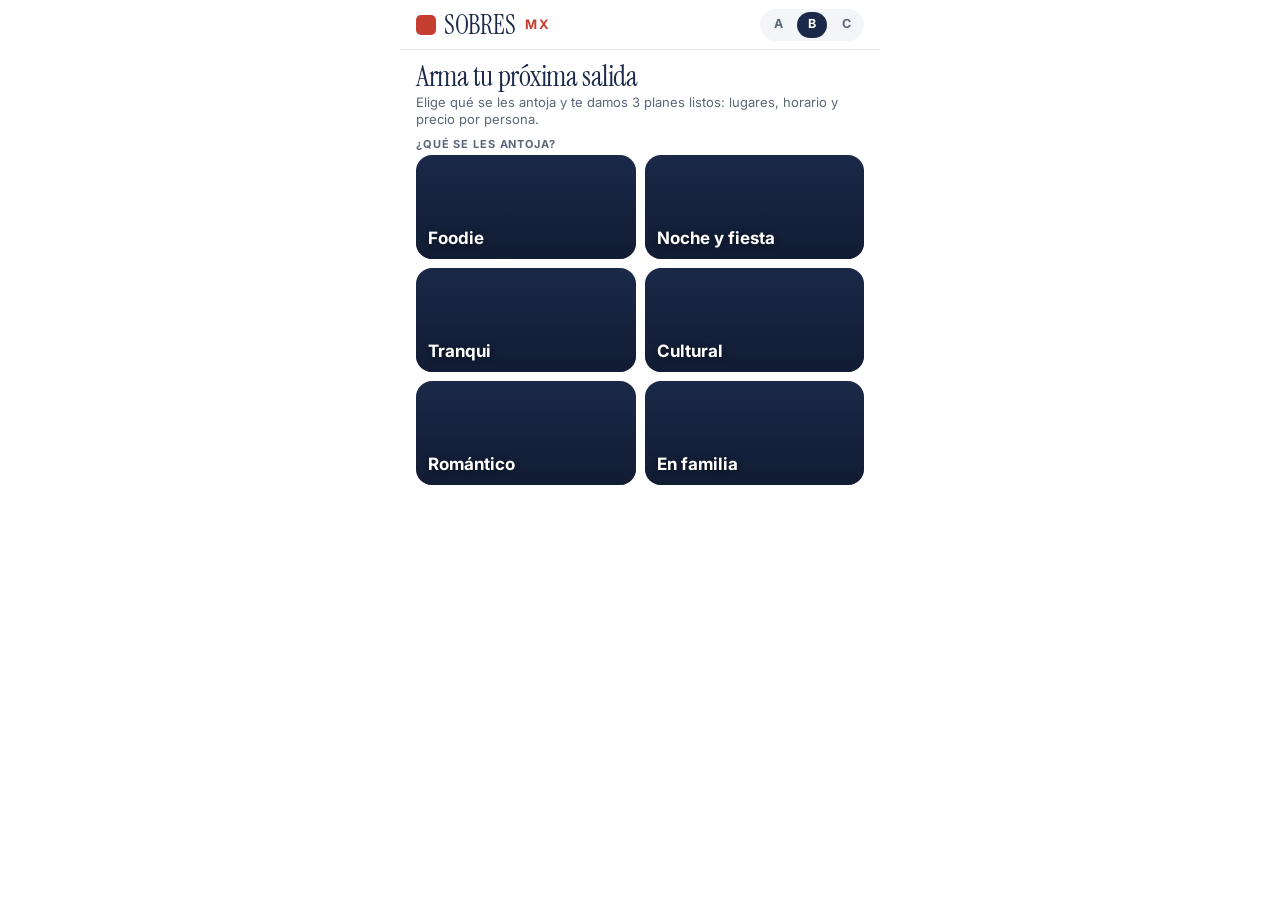
<file: preview/un-paso.html>
<!doctype html>
<html lang="es">
<head>
<meta charset="utf-8">
<meta name="viewport" content="width=device-width,initial-scale=1,viewport-fit=cover">
<meta name="robots" content="noindex">
<title>SOBRES · Preview de portada en un paso</title>
<link rel="preconnect" href="https://fonts.googleapis.com">
<link rel="preconnect" href="https://fonts.gstatic.com" crossorigin>
<link rel="stylesheet" href="https://fonts.googleapis.com/css2?family=Instrument+Serif:ital@0;1&family=Inter:wght@400;500;600;700;800&display=swap">
<style>
/* PREVIEW de diseño (18 nov 2026). No arma planes: sólo muestra cómo se vería la portada con los 3 pasos en una pantalla. */
:root{--ink:#1b2a4a;--ink2:#2a3c63;--red:#c63d31;--red2:#ad3328;--bg:#fff;--soft:#f3f5f9;--line:#dfe3ea;--mut:#5b6678;
  --serif:"Instrument Serif",Georgia,serif;--sans:"Inter",system-ui,sans-serif}
*{box-sizing:border-box;-webkit-tap-highlight-color:transparent}
html,body{margin:0;background:var(--bg);color:var(--ink);font-family:var(--sans)}
button{font:inherit;color:inherit;cursor:pointer}
.app{display:flex;flex-direction:column;height:100dvh;max-width:480px;margin:0 auto;position:relative;overflow:hidden}
header{flex:none;display:flex;align-items:center;justify-content:space-between;height:50px;padding:0 16px;border-bottom:1px solid var(--line)}
.marca{display:flex;align-items:center;gap:8px;font:400 26px/1 var(--serif);letter-spacing:-.01em}
.marca i{width:20px;height:20px;border-radius:5px;background:var(--red);display:block}
.marca small{font:700 13px/1 var(--sans);letter-spacing:.12em;color:var(--red);margin-left:2px}
.sw{display:flex;gap:4px;background:var(--soft);border-radius:999px;padding:3px}
.sw button{border:0;background:transparent;min-width:30px;height:26px;border-radius:999px;font:700 12.5px/1 var(--sans);color:var(--mut)}
.sw button[aria-pressed="true"]{background:var(--ink);color:#fff}
main{flex:1;min-height:0;overflow-y:auto;padding:12px 16px 10px;-webkit-overflow-scrolling:touch}
.pie{flex:none;padding:10px 16px calc(10px + env(safe-area-inset-bottom));border-top:1px solid var(--line);background:#fff}
.resumen{display:block;font:500 12.5px/1.3 var(--sans);color:var(--mut);margin:0 0 7px;text-align:center;white-space:nowrap;overflow:hidden;text-overflow:ellipsis}
.cta{display:flex;align-items:center;justify-content:center;gap:8px;width:100%;height:50px;border:0;border-radius:999px;background:var(--red);color:#fff;font:700 17px/1 var(--sans);box-shadow:0 10px 22px -12px rgba(198,61,49,.8);transition:transform .12s,opacity .2s}
.cta:active{transform:scale(.98)}
.cta[disabled]{background:#c9cfd9;box-shadow:none}
h1{font:400 29px/1.02 var(--serif);letter-spacing:-.015em;margin:0 0 2px}
.lead{font:400 13px/1.35 var(--sans);color:var(--mut);margin:0 0 4px}
.lab{display:flex;justify-content:space-between;align-items:baseline;font:700 11px/1 var(--sans);letter-spacing:.08em;text-transform:uppercase;color:var(--mut);margin:10px 0 5px}
.lab b{font:600 13px/1 var(--sans);letter-spacing:0;text-transform:none;color:var(--ink)}
/* antojos con foto */
.antojos{display:grid;grid-template-columns:repeat(3,1fr);gap:7px}
.ant{position:relative;height:54px;border:0;border-radius:12px;padding:0 9px 7px;display:flex;align-items:flex-end;background:var(--ink) center/cover;color:#fff;font:700 13.5px/1.1 var(--sans);text-align:left;text-shadow:0 1px 6px rgba(0,0,0,.55);overflow:hidden;transition:transform .12s}
.ant::before{content:"";position:absolute;inset:0;background:linear-gradient(180deg,rgba(15,24,45,.05),rgba(15,24,45,.78))}
.ant span{position:relative}
.ant small{display:block;font:600 11px/1.2 var(--sans);opacity:.95;margin-top:2px;max-width:100%;white-space:nowrap;overflow:hidden;text-overflow:ellipsis}
.ant[aria-pressed="true"]{outline:3px solid var(--red);outline-offset:2px}
.ant[aria-pressed="true"]::after{content:"✓";position:absolute;top:6px;right:7px;width:20px;height:20px;border-radius:50%;background:var(--red);font:800 12px/20px var(--sans);text-align:center;text-shadow:none}
.ant:active{transform:scale(.97)}
/* chips en una fila que se desliza */
.fila{display:flex;gap:6px;overflow-x:auto;scrollbar-width:none;margin:0 -16px;padding:0 16px 2px;scroll-snap-type:x proximity}
.fila::-webkit-scrollbar{display:none}
.chip{flex:none;height:32px;padding:0 13px;border-radius:999px;border:1.5px solid var(--line);background:#fff;font:600 13.5px/1 var(--sans);white-space:nowrap;scroll-snap-align:start}
.chip[aria-pressed="true"]{background:var(--ink);border-color:var(--ink);color:#fff}
.seg{display:grid;grid-auto-flow:column;grid-auto-columns:1fr;background:var(--soft);border-radius:12px;padding:3px;gap:3px}
.seg button{height:31px;border:0;border-radius:9px;background:transparent;font:600 13px/1 var(--sans);color:var(--ink);white-space:nowrap}
.seg button[aria-pressed="true"]{background:#fff;box-shadow:0 1px 4px rgba(27,42,74,.18);color:var(--ink)}
.quien{display:flex;gap:8px;align-items:center}
.quien .seg{flex:1}
.step{flex:none;display:flex;align-items:center;gap:2px;background:var(--soft);border-radius:12px;padding:3px}
.step button{width:30px;height:31px;border:0;border-radius:9px;background:#fff;font:700 17px/1 var(--sans)}
.step span{min-width:22px;text-align:center;font:700 15px/1 var(--sans)}
/* presupuesto: barra que se arrastra */
.pres{background:var(--soft);border-radius:14px;padding:8px 12px 6px}
.pres .v{display:flex;justify-content:space-between;align-items:baseline;gap:10px;white-space:nowrap}
.pres .v b{font:400 25px/1 var(--serif)}
.pres .v span{font:500 12px/1 var(--sans);color:var(--mut)}
input[type=range]{-webkit-appearance:none;appearance:none;width:100%;height:26px;background:transparent;margin:2px 0 0}
input[type=range]::-webkit-slider-runnable-track{height:6px;border-radius:6px;background:linear-gradient(90deg,var(--red) var(--p,40%),#d3d8e1 var(--p,40%))}
input[type=range]::-moz-range-track{height:6px;border-radius:6px;background:linear-gradient(90deg,var(--red) var(--p,40%),#d3d8e1 var(--p,40%))}
input[type=range]::-webkit-slider-thumb{-webkit-appearance:none;width:26px;height:26px;margin-top:-10px;border-radius:50%;background:#fff;border:2px solid var(--red);box-shadow:0 2px 8px rgba(27,42,74,.3)}
input[type=range]::-moz-range-thumb{width:24px;height:24px;border-radius:50%;background:#fff;border:2px solid var(--red)}
.marcas{display:flex;justify-content:space-between;font:600 10.5px/1 var(--sans);color:var(--mut);padding:0 2px}
/* B: aparecen poco a poco */
.revela{animation:sube .32s cubic-bezier(.2,.8,.2,1) both}
@keyframes sube{from{opacity:0;transform:translateY(10px)}to{opacity:1;transform:none}}
.b-grande .antojos{grid-template-columns:repeat(2,1fr);gap:9px}
.b-grande .ant{height:104px;font-size:17px;padding:0 12px 11px;border-radius:16px}
.b-arriba .antojos{gap:8px}
.b-arriba .ant{height:86px;font-size:15px;border-radius:14px}
.b-cta{height:58px;font-size:18px;margin-top:14px;animation:late 2.4s ease-in-out 1.2s 2}
@keyframes late{0%,100%{transform:scale(1)}50%{transform:scale(1.035)}}
.b-ajusta{display:flex;flex-wrap:wrap;justify-content:center;gap:6px;margin-top:12px}
.b-pill{height:30px;font-size:12.5px;padding:0 11px;color:var(--mut)}
.b-pill span{font-size:10px;margin-left:2px}
.mini{display:flex;gap:6px;overflow-x:auto;margin:0 -16px;padding:2px 16px 4px;scrollbar-width:none}
.mini::-webkit-scrollbar{display:none}
.mini .ant{flex:none;width:96px;height:44px;font-size:12.5px;border-radius:10px;padding:0 8px 6px}
.ok{display:flex;align-items:center;gap:6px;font:600 12.5px/1 var(--sans);color:#1d7a4e;margin-top:10px}
/* C: una frase */
.frase{font:400 30px/1.3 var(--serif);letter-spacing:-.01em;margin:2px 0 0}
.frase button{border:0;background:none;padding:0 2px;font:inherit;color:var(--red);border-bottom:2px dashed rgba(198,61,49,.55);line-height:1.1}
.frase button:active{background:#fdecea}
.tira{display:flex;gap:6px;margin-top:16px;overflow-x:auto;margin-left:-16px;margin-right:-16px;padding:0 16px;scrollbar-width:none}
.tira::-webkit-scrollbar{display:none}
.tira .ant{flex:none;width:86px;height:52px;font-size:12px}
.nota{font:500 12.5px/1.4 var(--sans);color:var(--mut);margin:6px 0 0}
/* hoja de abajo */
.velo{position:absolute;inset:0;background:rgba(15,24,45,.45);display:flex;align-items:flex-end;z-index:20;animation:fade .2s}
@keyframes fade{from{opacity:0}}
.hoja{width:100%;background:#fff;border-radius:20px 20px 0 0;padding:8px 16px calc(16px + env(safe-area-inset-bottom));animation:sube .26s cubic-bezier(.2,.8,.2,1) both;max-height:80%;overflow:auto}
.hoja .asa{width:38px;height:4px;border-radius:4px;background:#d3d8e1;margin:2px auto 12px}
.hoja h3{font:400 24px/1.1 var(--serif);margin:0 0 12px}
.hoja .chips{display:flex;flex-wrap:wrap;gap:7px}
.hoja .listo{margin-top:16px}
.aviso{font:500 14px/1.45 var(--sans);color:var(--ink)}
.aviso p{margin:0 0 10px}
.tag{display:inline-block;font:700 10.5px/1 var(--sans);letter-spacing:.08em;text-transform:uppercase;background:#fdecea;color:var(--red2);padding:5px 8px;border-radius:6px;margin-bottom:8px}
@media (max-height:700px){ .resumen{display:none} .pie{padding-top:8px} }
@media (max-height:640px){ .lab{margin:8px 0 4px} .ant{height:52px} }
</style>
</head>
<body>
<div class="app" id="app"></div>
<script>
(function () {
  const W = 'https://thumb.wikimedia.org/wikipedia/commons/thumb/';
  // Mismas fotos que la portada actual (Wikimedia Commons, licencias abiertas).
  const ANT = [
    ['cenar', 'Foodie', W + '4/4e/Penca_de_pl%C3%A1tanos_en_el_Mercado_Medell%C3%ADn%2C_Colonia_Condesa.jpg/330px-Penca_de_pl%C3%A1tanos_en_el_Mercado_Medell%C3%ADn%2C_Colonia_Condesa.jpg', 'comer rico'],
    ['fiesta', 'Noche y fiesta', W + '5/52/Sal%C3%B3n_Los_%C3%81ngeles.jpg/330px-Sal%C3%B3n_Los_%C3%81ngeles.jpg', 'salir de fiesta'],
    ['tranqui', 'Tranqui', W + '0/0f/Puente_Parque_Masayoshi_%C5%8Chira.jpg/330px-Puente_Parque_Masayoshi_%C5%8Chira.jpg', 'algo tranqui'],
    ['cultural', 'Cultural', W + '9/97/Bellas_Artes_01.jpg/330px-Bellas_Artes_01.jpg', 'un plan cultural'],
    ['romantico', 'Romántico', W + '4/4f/Chapultepec_castle_in_Mexico_city.jpg/330px-Chapultepec_castle_in_Mexico_city.jpg', 'una cita'],
    ['familia', 'En familia', W + '9/95/Vista_a%C3%A9rea_de_la_Ciudad_de_M%C3%A9xico_desde_el_Parque_Aztl%C3%A1n_02.jpg/330px-Vista_a%C3%A9rea_de_la_Ciudad_de_M%C3%A9xico_desde_el_Parque_Aztl%C3%A1n_02.jpg', 'salir en familia']];
  const ZONAS = ['Roma · Condesa', 'Polanco · Chapultepec', 'Juárez · Centro', 'Del Valle · Nápoles', 'Coyoacán · CU', 'San Ángel', 'Santa Fe · Poniente', 'Lomas · Tecamachalco', 'Satélite · Naucalpan', 'Xochimilco', 'Toda la ciudad'];
  const COC = ['Todo tipo', 'Mexicana', 'Tacos', 'Mariscos', 'Japonesa y sushi', 'China y otras asiáticas', 'Italiana y pizza', 'Cortes y parrilla', 'Francesa', 'Española y mediterránea', 'Peruana y latina', 'Hamburguesas', 'Vegetariana y saludable', 'Internacional y de autor'];
  const CUANDO = ['Ahora', 'Hoy tarde', 'Hoy noche', 'Finde'];
  const QUIEN = [['solo', 'Solo', 1], ['date', 'Date', 2], ['amigos', 'Amigos', 4], ['familia', 'Familia', 4]];
  // Presupuesto por persona: puntos de la barra (los mismos rangos que hoy usa el motor).
  const PRES = [[0, 'Gratis', 'Sólo planes sin costo'], [300, 'Hasta $300', 'por persona'], [600, 'Hasta $600', 'por persona'], [1000, 'Hasta $1,000', 'por persona'],
    [2000, 'Hasta $2,000', 'por persona'], [null, 'Sin límite', 'lo que cueste']];
  const h = new Date().getHours();
  const S = { v: (location.hash.replace('#', '') || 'b').toLowerCase(), ant: null, coc: 'Todo tipo', zona: 'Roma · Condesa', cuando: h < 16 ? 'Hoy tarde' : 'Hoy noche',
    quien: 'amigos', n: 4, pres: 3, hoja: null, paso: 0 };
  if (!/^[abc]$/.test(S.v)) S.v = 'b';
  const $ = id => document.getElementById(id);
  const esc = t => String(t).replace(/[&<>"]/g, c => ({ '&': '&amp;', '<': '&lt;', '>': '&gt;', '"': '&quot;' }[c]));
  const ant = k => ANT.find(a => a[0] === k);
  const quienTxt = () => S.quien === 'solo' ? 'yo solo' : S.quien === 'date' ? 'mi date' : S.n + ' ' + (S.quien === 'familia' ? 'en familia' : 'amigos');
  const presTxt = () => PRES[S.pres][1];
  const antojoTxt = () => S.ant ? (S.ant === 'cenar' && S.coc !== 'Todo tipo' ? 'comer ' + S.coc.toLowerCase().split(' y ')[0] : ant(S.ant)[3]) : null;
  const resumen = () => [S.ant ? ant(S.ant)[1] + (S.ant === 'cenar' && S.coc !== 'Todo tipo' ? ' · ' + S.coc : '') : null, S.zona, S.cuando, S.quien === 'solo' ? 'Solo' : S.quien === 'date' ? 'Date' : S.n + ' ' + (S.quien === 'familia' ? 'en familia' : 'amigos'), presTxt()].filter(Boolean).join(' · ');

  function antojos(cls) {
    return '<div class="' + (cls || 'antojos') + '" role="group" aria-label="Qué se les antoja">' + ANT.map(a =>
      '<button class="ant" data-ant="' + a[0] + '" aria-pressed="' + (S.ant === a[0]) + '" style="background-image:url(\'' + a[2] + '\')"><span>' + a[1] +
      (a[0] === 'cenar' && S.ant === 'cenar' ? '<small>' + esc(S.coc) + ' ▾</small>' : '') + '</span></button>').join('') + '</div>'; }
  function zonas() { return '<div class="fila" role="group" aria-label="Zona">' + ZONAS.map(z => '<button class="chip" data-zona="' + esc(z) + '" aria-pressed="' + (S.zona === z) + '">' + z + '</button>').join('') + '</div>'; }
  function cuando() { return '<div class="seg" role="group" aria-label="Cuándo">' + CUANDO.map(c => '<button data-cuando="' + c + '" aria-pressed="' + (S.cuando === c) + '">' + c + '</button>').join('') + '</div>'; }
  function quien() { const conN = S.quien === 'amigos' || S.quien === 'familia';
    return '<div class="quien"><div class="seg" role="group" aria-label="Con quién">' + QUIEN.map(q => '<button data-quien="' + q[0] + '" aria-pressed="' + (S.quien === q[0]) + '">' + q[1] + '</button>').join('') + '</div>' +
      (conN ? '<div class="step" aria-label="Cuántos"><button data-n="-1" aria-label="Uno menos">−</button><span>' + S.n + '</span><button data-n="1" aria-label="Uno más">+</button></div>' : '') + '</div>'; }
  function pres() { const p = PRES[S.pres], pct = S.pres / (PRES.length - 1) * 100;
    return '<div class="pres"><div class="v"><b>' + p[1] + '</b><span>' + (p[0] === 0 ? 'sin costo' : p[0] == null ? 'sin tope' : 'con propina y traslado') + '</span></div>' +
      '<input type="range" id="rango" min="0" max="' + (PRES.length - 1) + '" step="1" value="' + S.pres + '" style="--p:' + pct + '%" aria-label="Presupuesto por persona">' +
      '<div class="marcas"><span>$0</span><span>$600</span><span>$2,000</span><span>∞</span></div></div>'; }
  function cocinaLinea() { return S.ant === 'cenar' ? '<div class="lab">Tipo de comida <button class="chip" data-hoja="coc" style="height:28px;font-size:12.5px">' + S.coc + ' ▾</button></div>' : ''; }

  function vistaA() {
    return '<h1>¿Qué hacemos?</h1><p class="lead">3 planes con lugares, horario y precio. Gratis.</p>' +
      '<div class="lab">Qué se les antoja</div>' + antojos() +
      '<div class="lab">Dónde</div>' + zonas() +
      '<div class="lab">Cuándo</div>' + cuando() +
      '<div class="lab">Con quién</div>' + quien() +
      '<div class="lab">Presupuesto por persona</div>' + pres(); }

  // B (23 nov 2026, pedido del fundador): título + fotos grandes. Al tocar una, las fotos suben (en cuadrícula de 3, más
  // grandes que una fila), aparece la barra del presupuesto y, justo debajo y bien visible, «Ver mis 3 planes».
  // Zona, cuándo y con quién ya vienen puestos y se cambian en una línea debajo del botón.
  function vistaB() {
    if (!S.ant) return '<div class="b-grande"><h1>Arma tu próxima salida</h1><p class="lead">Elige qué se les antoja y te damos 3 planes listos: lugares, horario y precio por persona.</p>' +
      '<div class="lab">¿Qué se les antoja?</div>' + antojos() + '</div>';
    const d = i => S.recien ? ' style="animation-delay:' + (i * 160 + 180) + 'ms"' : ' style="animation:none"';
    const pill = (k, t) => '<button class="chip b-pill" data-hoja="' + k + '">' + esc(t) + ' <span aria-hidden="true">▾</span></button>';
    return '<div class="b-arriba"><h1>Arma tu próxima salida</h1>' +
      '<div class="lab">¿Qué se les antoja?</div>' + antojos() + '</div>' +
      '<div class="revela"' + d(1) + '><div class="lab">¿Cuánto por persona?</div>' + pres() + '</div>' +
      '<div class="revela"' + d(2) + '><button class="cta b-cta" data-fin="1">Ver mis 3 planes →</button></div>' +
      '<div class="revela b-ajusta"' + d(3) + '>' + pill('zona', S.zona) + pill('cuando', S.cuando) + pill('quien', S.quien === 'solo' ? 'Solo' : S.quien === 'date' ? 'Date' : S.n + ' ' + (S.quien === 'familia' ? 'en familia' : 'amigos')) + '</div>'; }

  function vistaC() {
    const b = (k, t) => '<button data-hoja="' + k + '">' + esc(t) + '</button>';
    return '<p class="frase">Quiero ' + b('ant', antojoTxt() || 'hacer algo') + ' en ' + b('zona', S.zona) + ', ' + b('cuando', S.cuando.toLowerCase()) + ', con ' + b('quien', quienTxt()) + ' y gastar ' + b('pres', presTxt().toLowerCase()) + '.</p>' +
      '<p class="nota">Toca lo rojo para cambiarlo. Lo demás ya viene puesto.</p>' +
      '<div class="lab">¿Qué se les antoja?</div>' + antojos() +
      '<div class="lab">¿Cuánto por persona?</div>' + pres(); }

  function hoja() {
    if (!S.hoja) return '';
    let t = '', c = '';
    if (S.hoja === 'ant') { t = '¿Qué se les antoja?'; c = antojos(); }
    if (S.hoja === 'coc') { t = '¿Qué tipo de comida?'; c = '<div class="chips">' + COC.map(x => '<button class="chip" data-coc="' + esc(x) + '" aria-pressed="' + (S.coc === x) + '">' + x + '</button>').join('') + '</div>'; }
    if (S.hoja === 'zona') { t = '¿Dónde?'; c = '<div class="chips">' + ZONAS.map(z => '<button class="chip" data-zona="' + esc(z) + '" aria-pressed="' + (S.zona === z) + '">' + z + '</button>').join('') + '</div>'; }
    if (S.hoja === 'cuando') { t = '¿Cuándo?'; c = cuando(); }
    if (S.hoja === 'quien') { t = '¿Con quién?'; c = quien(); }
    if (S.hoja === 'pres') { t = '¿Cuánto por persona?'; c = pres(); }
    if (S.hoja === 'fin') { t = 'Aquí salen tus 3 planes'; c = '<div class="aviso"><span class="tag">Preview</span><p>En la versión real, al tocar el botón te llevamos directo a tus 3 opciones con lugares, horario y precio.</p><p><b>Buscaste:</b> ' + esc(resumen()) + '</p></div>'; }
    return '<div class="velo" data-cerrar="1"><div class="hoja" role="dialog" aria-label="' + esc(t) + '"><div class="asa"></div><h3>' + t + '</h3>' + c +
      '<button class="cta listo" data-cerrar="1">' + (S.hoja === 'fin' ? 'Entendido' : 'Listo') + '</button></div></div>'; }

  function pinta() {
    const antes = {}; document.querySelectorAll('.ant[data-ant]').forEach(e => { antes[e.dataset.ant] = e.getBoundingClientRect(); });
    pinta0();
    if (S.v === 'b' && S.recien) document.querySelectorAll('main .ant[data-ant]').forEach(e => { const a = antes[e.dataset.ant]; if (!a) return; const b = e.getBoundingClientRect();
      e.animate([{ transform: 'translate(' + (a.left - b.left) + 'px,' + (a.top - b.top) + 'px) scale(' + a.width / b.width + ',' + a.height / b.height + ')', transformOrigin: 'top left' },
        { transform: 'none', transformOrigin: 'top left' }], { duration: 420, easing: 'cubic-bezier(.2,.8,.2,1)' }); });
  }
  function pinta0() {
    const listo = !!S.ant;
    const cuerpo = S.v === 'a' ? vistaA() : S.v === 'b' ? vistaB() : vistaC();
    const mostrarPie = S.v !== 'b';   // en B el botón va a media pantalla, no hasta abajo
    $('app').innerHTML =
      '<header><div class="marca"><i></i>SOBRES<small>MX</small></div><div class="sw" role="group" aria-label="Propuesta">' +
      ['a', 'b', 'c'].map(v => '<button data-v="' + v + '" aria-pressed="' + (S.v === v) + '">' + v.toUpperCase() + '</button>').join('') + '</div></header>' +
      '<main id="main">' + cuerpo + '</main>' +
      (mostrarPie ? '<div class="pie"><p class="resumen">' + esc(resumen()) + '</p><button class="cta" data-fin="1"' + (listo ? '' : ' disabled') + '>' + (S.ant ? 'Ver mis 3 planes →' : S.v === 'c' ? 'Elige qué se les antoja ↑' : 'Elige qué se les antoja ↑') + '</button></div>' : '') +
      hoja();
    // Mientras se arrastra sólo cambia el número y la barra (redibujar todo soltaría el dedo en el celular).
    const r = $('rango'); if (r) {
      r.addEventListener('input', e => { S.pres = +e.target.value; const p = PRES[S.pres];
        r.style.setProperty('--p', S.pres / (PRES.length - 1) * 100 + '%');
        const b = r.parentNode.querySelector('.v b'), sp = r.parentNode.querySelector('.v span'); if (b) b.textContent = p[1]; if (sp) sp.textContent = p[0] === 0 ? 'sin costo' : p[0] == null ? 'sin tope' : 'con propina y traslado';
        const rs = document.querySelector('.resumen'); if (rs) rs.textContent = resumen();
        const fp = document.querySelector('.frase [data-hoja=pres]'); if (fp) fp.textContent = presTxt().toLowerCase();
        if (navigator.vibrate) try { navigator.vibrate(6); } catch (x) {} });
      r.addEventListener('change', () => { if (S.v === 'c' && S.hoja === 'pres') return; pinta(); }); }
  }

  document.addEventListener('click', e => {
    const t = e.target.closest('button,[data-cerrar]'); if (!t) return;
    const d = t.dataset;
    S.recien = false;
    if (d.v) { S.v = d.v; S.hoja = null; S.ant = null; S.coc = 'Todo tipo'; history.replaceState(null, '', '#' + d.v); }
    else if (d.ant) { const otraVez = S.ant === d.ant;
      S.recien = S.v === 'b' && !S.ant; S.ant = d.ant; if (d.ant === 'romantico') { S.quien = 'date'; S.n = 2; } if (d.ant === 'familia' && !otraVez) { S.quien = 'familia'; S.n = 4; }
      // Foodie ya no detiene a nadie: queda «Todo tipo» y el tipo de comida se cambia tocando la tarjeta otra vez.
      if (S.hoja === 'ant') S.hoja = null; else if (d.ant === 'cenar' && otraVez) S.hoja = 'coc'; }
    else if (d.coc) { S.coc = d.coc; S.hoja = null; }
    else if (d.zona) { S.zona = d.zona; S.paso = Math.max(S.paso, 2); if (S.hoja === 'zona') S.hoja = null; }
    else if (d.cuando) { S.cuando = d.cuando; S.paso = Math.max(S.paso, 2); if (S.hoja === 'cuando') S.hoja = null; }
    else if (d.quien) { S.quien = d.quien; S.n = QUIEN.find(q => q[0] === d.quien)[2]; }
    else if (d.n) { S.n = Math.min(12, Math.max(2, S.n + (+d.n))); }
    else if (d.hoja) { S.hoja = d.hoja; }
    else if (d.fin) { S.hoja = 'fin'; }
    else if (d.cerrar) { if (e.target === t) S.hoja = null; else return; }
    else return;
    pinta();
  });
  window.addEventListener('hashchange', () => { const v = location.hash.replace('#', ''); if (/^[abc]$/.test(v) && v !== S.v) { S.v = v; S.ant = null; S.coc = 'Todo tipo'; S.hoja = null; pinta(); } });
  pinta();
})();
</script>
</body>
</html>
</file>
